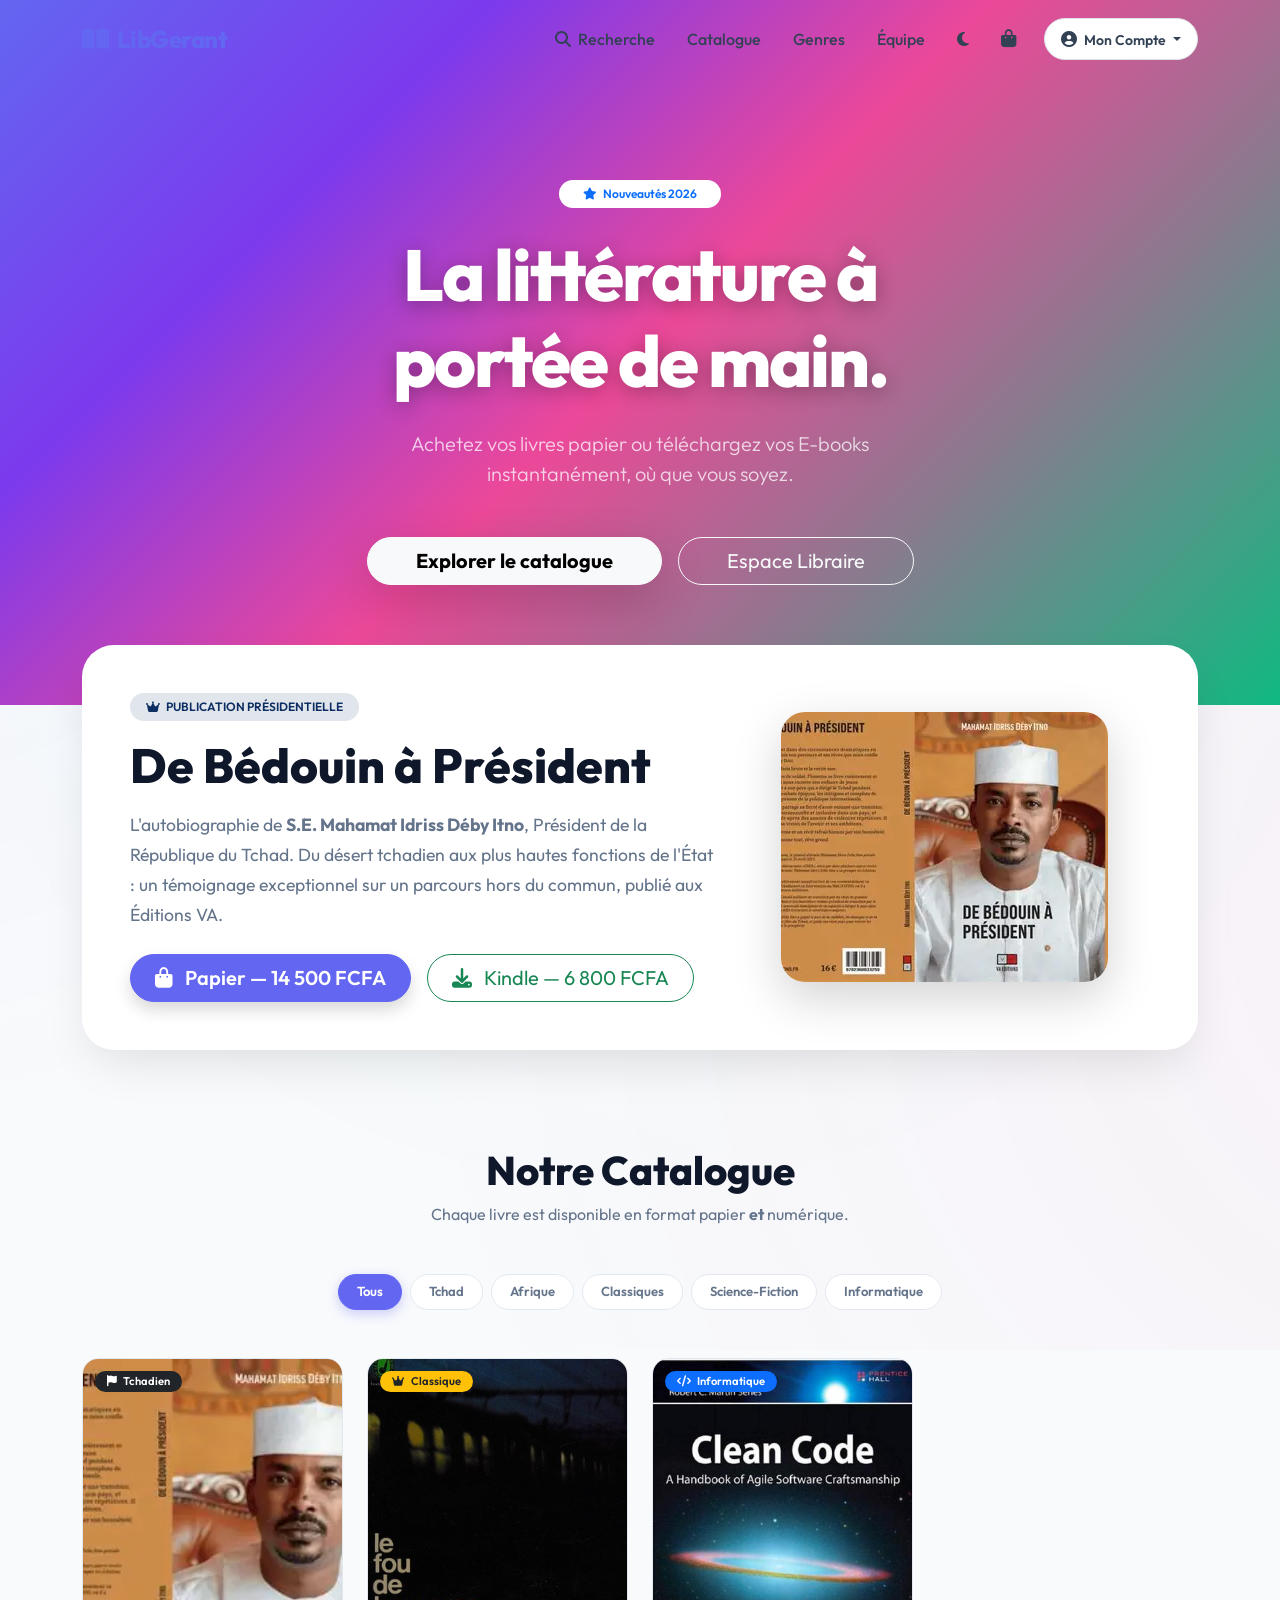
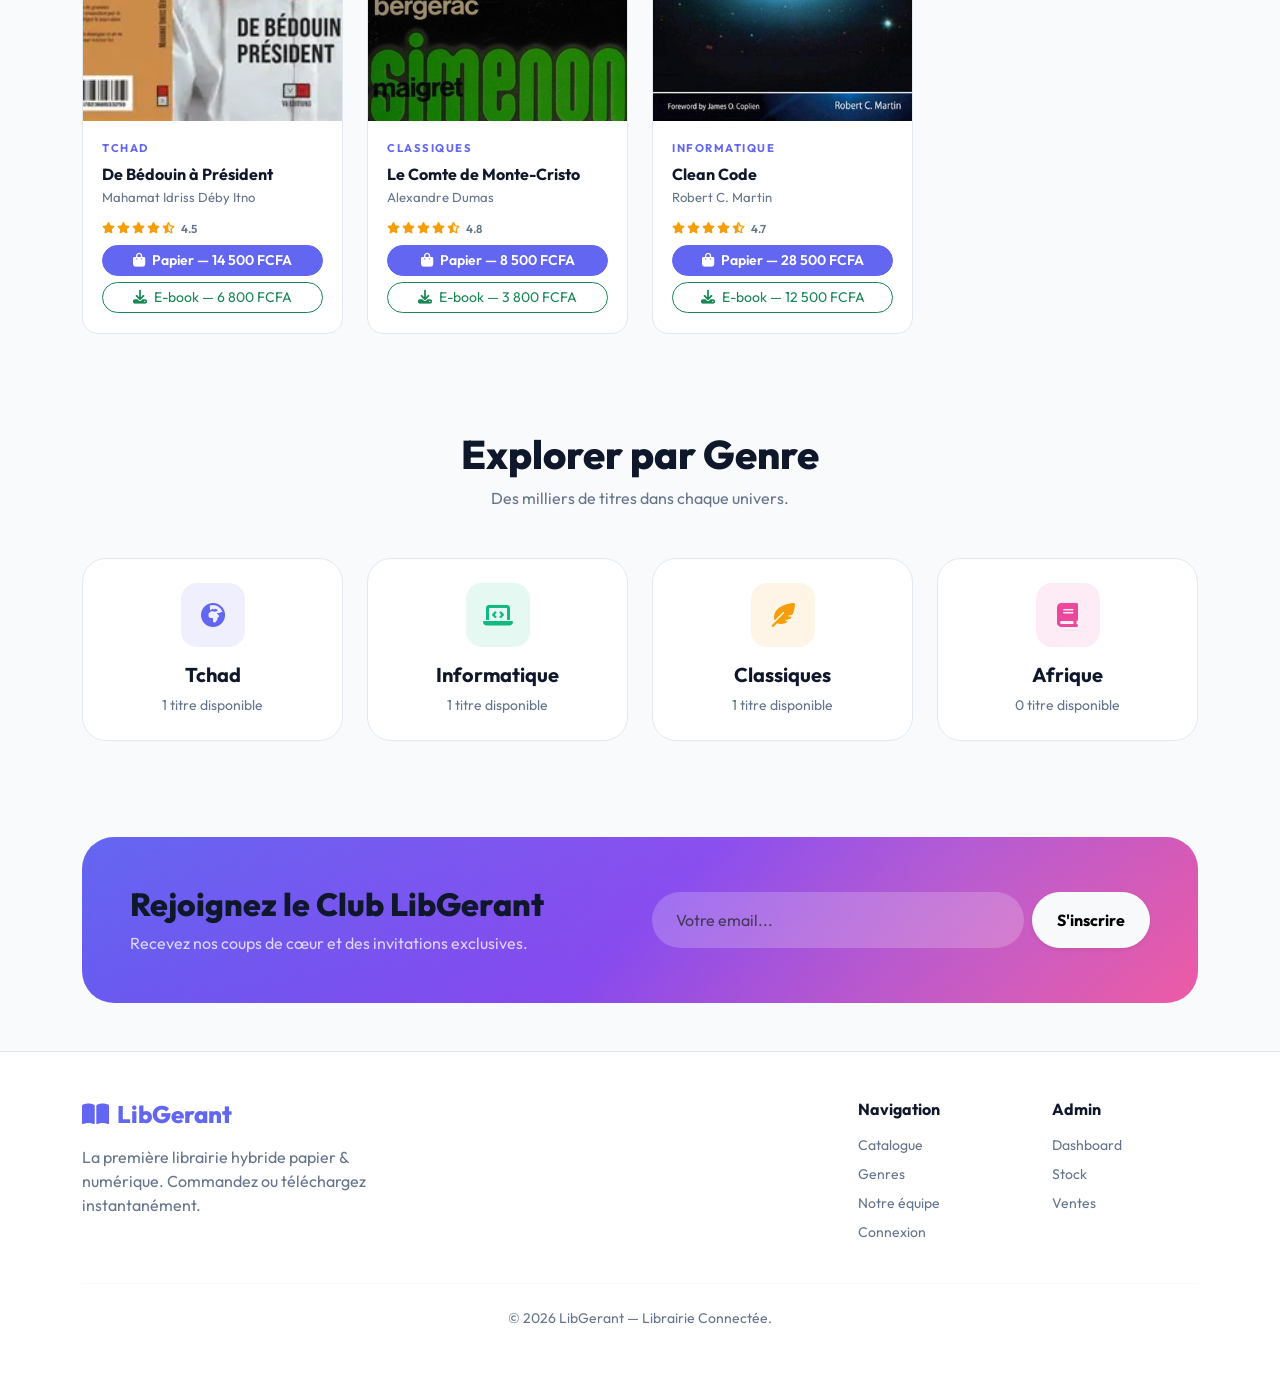
<file: index.html>
<!DOCTYPE html>
<html lang="fr">
<head>
    <meta charset="UTF-8">
    <meta name="viewport" content="width=device-width, initial-scale=1.0">
    <title>LibGerant — Votre Librairie Premium</title>
    <meta name="description" content="LibGerant : achetez vos livres papier ou téléchargez vos E-books instantanément. La librairie hybride nouvelle génération.">
    <link href="https://cdn.jsdelivr.net/npm/bootstrap@5.3.0/dist/css/bootstrap.min.css" rel="stylesheet">
    <link href="https://fonts.googleapis.com/css2?family=Outfit:wght@300;400;500;600;700;800&display=swap" rel="stylesheet">
    <link rel="stylesheet" href="https://cdnjs.cloudflare.com/ajax/libs/font-awesome/6.4.0/css/all.min.css">
    <link rel="stylesheet" href="assets/css/style.css">
</head>
<body>

    <!-- ═══════ Search Overlay ═══════ -->
    <div class="search-overlay" id="searchOverlay">
        <div class="search-modal text-center">
            <button class="btn btn-link position-absolute top-0 end-0 m-4 fs-3" style="color:var(--text-muted)" id="closeSearch"><i class="fas fa-times"></i></button>
            <h2 class="display-6 mb-5" style="font-weight:800; color:var(--text-heading)">Que souhaitez-vous lire ?</h2>
            <input type="text" class="form-control form-control-lg border-0 text-center py-4" style="font-size:1.5rem; background:var(--bg-card-hover); border-radius:var(--radius-lg); color:var(--text-heading)" placeholder="Titre, auteur, genre...">
            <div class="mt-4">
                <span class="text-muted small me-2">Populaire :</span>
                <span class="badge bg-light text-dark rounded-pill px-3 py-2 me-1" style="cursor:pointer">Thriller</span>
                <span class="badge bg-light text-dark rounded-pill px-3 py-2 me-1" style="cursor:pointer">Science</span>
                <span class="badge bg-light text-dark rounded-pill px-3 py-2" style="cursor:pointer">Roman</span>
            </div>
        </div>
    </div>

    <!-- ═══════ Navbar ═══════ -->
    <nav class="navbar navbar-expand-lg fixed-top">
        <div class="container">
            <a class="navbar-brand" href="index.html"><i class="fas fa-book-open me-2"></i>LibGerant</a>
            <button class="navbar-toggler border-0" type="button" data-bs-toggle="collapse" data-bs-target="#mainNav">
                <i class="fas fa-bars" style="color:var(--text-body)"></i>
            </button>
            <div class="collapse navbar-collapse" id="mainNav">
                <ul class="navbar-nav ms-auto align-items-center">
                    <li class="nav-item"><a class="nav-link" href="#" id="openSearch"><i class="fas fa-search me-1"></i> Recherche</a></li>
                    <li class="nav-item"><a class="nav-link" href="#catalogue">Catalogue</a></li>
                    <li class="nav-item"><a class="nav-link" href="#genres">Genres</a></li>
                    <li class="nav-item"><a class="nav-link" href="pages/equipe.html">Équipe</a></li>
                    <li class="nav-item"><a class="nav-link" href="#" id="themeToggle"><i class="fas fa-moon"></i></a></li>
                    <li class="nav-item me-1">
                        <a class="nav-link position-relative px-3" href="#" id="cartToggle" style="font-size:1.1rem">
                            <i class="fas fa-shopping-bag"></i>
                            <span id="cart-badge" class="position-absolute top-0 start-100 translate-middle badge rounded-pill bg-danger" style="font-size:0.55rem; display:none">0</span>
                        </a>
                    </li>
                    <li class="nav-item dropdown ms-2">
                        <a class="nav-link dropdown-toggle btn btn-sm btn-login rounded-pill px-4 py-2 border" href="#" role="button" data-bs-toggle="dropdown">
                            <i class="fas fa-user-circle me-1"></i> <span class="small" style="font-weight:600">Mon Compte</span>
                        </a>
                        <ul class="dropdown-menu dropdown-menu-end shadow-lg border-0 mt-2 p-2" style="border-radius:var(--radius-md)">
                            <li><a class="dropdown-item rounded py-2 px-3" href="pages/login.php"><i class="fas fa-sign-in-alt me-2 text-primary"></i> Se connecter</a></li>
                        </ul>
                    </li>
                </ul>
            </div>
        </div>
    </nav>

    <!-- ═══════ Hero Section ═══════ -->
    <section class="hero-section text-center text-white">
        <div class="container z-index-1 position-relative">
            <span class="badge rounded-pill bg-white text-primary px-4 py-2 mb-4 stagger-item" style="font-weight:600"><i class="fas fa-star me-1"></i> Nouveautés 2026</span>
            <h1 class="display-2 mb-4 stagger-item delay-1" style="font-weight:800; letter-spacing:-2px">La littérature à<br>portée de main.</h1>
            <p class="lead mb-5 opacity-75 mx-auto stagger-item delay-2" style="max-width:600px">Achetez vos livres papier ou téléchargez vos E-books instantanément, où que vous soyez.</p>
            <div class="d-flex justify-content-center flex-wrap gap-3 stagger-item delay-3">
                <a href="#catalogue" class="btn btn-light btn-lg rounded-pill px-5 shadow-lg" style="font-weight:700">Explorer le catalogue</a>
                <a href="pages/login.php" class="btn btn-outline-light btn-lg rounded-pill px-5">Espace Libraire</a>
            </div>
        </div>
    </section>

    <!-- ═══════ Featured Book ═══════ -->
    <section class="container" style="margin-top:-60px; position:relative; z-index:2;">
        <div class="card featured-card p-4 p-lg-5 fade-in-hidden">
            <div class="row align-items-center g-4">
                <div class="col-lg-7">
                    <span class="badge rounded-pill px-3 py-2 mb-3" style="background:rgba(12,46,98,0.12); color:#0c2e62; font-weight:600"><i class="fas fa-crown me-1"></i> PUBLICATION PRÉSIDENTIELLE</span>
                    <h2 class="display-5 mb-3" style="font-weight:800; color:var(--text-heading)">De Bédouin à Président</h2>
                    <p class="mb-4" style="font-size:1.1rem; color:var(--text-muted); line-height:1.7">L'autobiographie de <strong>S.E. Mahamat Idriss Déby Itno</strong>, Président de la République du Tchad. Du désert tchadien aux plus hautes fonctions de l'État : un témoignage exceptionnel sur un parcours hors du commun, publié aux Éditions VA.</p>
                    <div class="d-flex flex-wrap gap-3">
                        <button class="btn btn-primary btn-lg rounded-pill px-4 shadow btn-buy" data-book="De Bédouin à Président" data-price="14 500 FCFA"><i class="fas fa-shopping-bag me-2"></i> Papier — 14 500 FCFA</button>
                        <button class="btn btn-outline-success btn-lg rounded-pill px-4 btn-download" data-book="De Bédouin à Président" data-price="6 800 FCFA"><i class="fas fa-download me-2"></i> Kindle — 6 800 FCFA</button>
                    </div>
                </div>
                <div class="col-lg-5 text-center">
                    <img src="assets/img/de-bedouin-a-president.webp"
                         data-cover-title="De Bédouin à Président"
                         data-cover-author="Mahamat Idriss Déby Itno"
                         data-cover-bg="#1a2a3a"
                         data-cover-fg="#e8d8b4"
                         data-cover-pub="VA Éditions"
                         class="img-fluid shadow-lg"
                         style="max-height:320px; border-radius:var(--radius-lg)"
                         alt="De Bédouin à Président — Mahamat Idriss Déby Itno">
                </div>
            </div>
        </div>
    </section>

    <!-- ═══════ Catalogue ═══════ -->
    <section id="catalogue" class="container my-5 py-5 fade-in-hidden">
        <div class="text-center mb-5">
            <h2 class="display-6 mb-2" style="font-weight:800; color:var(--text-heading)">Notre Catalogue</h2>
            <p style="color:var(--text-muted); max-width:500px; margin:0 auto">Chaque livre est disponible en format papier <strong>et</strong> numérique.</p>
        </div>

        <!-- Filtres -->
        <div class="d-flex flex-wrap justify-content-center gap-2 mb-5" id="catalogue-filters">
            <button class="btn filter-btn active" data-filter="all">Tous</button>
            <button class="btn filter-btn" data-filter="Tchad">Tchad</button>
            <button class="btn filter-btn" data-filter="Afrique">Afrique</button>
            <button class="btn filter-btn" data-filter="Classiques">Classiques</button>
            <button class="btn filter-btn" data-filter="Science-Fiction">Science-Fiction</button>
            <button class="btn filter-btn" data-filter="Informatique">Informatique</button>
        </div>

        <div class="row g-4" id="books-grid">
            <!-- Book 1 -->
            <div class="col-6 col-md-4 col-lg-3 book-item" data-genre="Tchad">
                <div class="card book-card border-0">
                    <div class="book-image-wrapper">
                        <span class="badge badge-book bg-dark text-white"><i class="fas fa-flag me-1"></i> Tchadien</span>
                        <img src="assets/img/de-bedouin-a-president.webp"
                             data-cover-title="De Bédouin à Président"
                             data-cover-author="Mahamat Idriss Déby Itno"
                             data-cover-bg="#1a2a3a"
                             data-cover-fg="#e8d8b4"
                             data-cover-pub="VA Éditions"
                             class="book-cover"
                             alt="De Bédouin à Président — Mahamat Idriss Déby Itno">
                    </div>
                    <div class="card-body">
                        <div class="book-category">Tchad</div>
                        <h5 class="book-title">De Bédouin à Président</h5>
                        <p class="book-author">Mahamat Idriss Déby Itno</p>
                        <div class="book-stars mb-2">
                            <i class="fas fa-star"></i><i class="fas fa-star"></i><i class="fas fa-star"></i><i class="fas fa-star"></i><i class="fas fa-star-half-alt"></i>
                            <span class="rating-count">4.5</span>
                        </div>
                        <div class="book-actions">
                            <button class="btn btn-sm btn-primary rounded-pill btn-buy" data-book="De Bédouin à Président" data-price="14 500 FCFA"><i class="fas fa-shopping-bag me-1"></i> Papier — 14 500 FCFA</button>
                            <button class="btn btn-sm btn-outline-success rounded-pill btn-download" data-book="De Bédouin à Président" data-price="6 800 FCFA"><i class="fas fa-download me-1"></i> E-book — 6 800 FCFA</button>
                        </div>
                    </div>
                </div>
            </div>

            <!-- Book 2 -->
            <div class="col-6 col-md-4 col-lg-3 book-item" data-genre="Classiques">
                <div class="card book-card border-0">
                    <div class="book-image-wrapper">
                        <span class="badge badge-book bg-warning text-dark"><i class="fas fa-crown me-1"></i> Classique</span>
                        <img src="assets/img/le-comte-de-monte-cristo.jpg"
                             data-cover-title="Le Comte de Monte-Cristo"
                             data-cover-author="Alexandre Dumas"
                             data-cover-bg="#172554"
                             data-cover-fg="#fbbf24"
                             data-cover-pub="Le Livre de Poche"
                             class="book-cover"
                             alt="Le Comte de Monte-Cristo — Alexandre Dumas">
                    </div>
                    <div class="card-body">
                        <div class="book-category">Classiques</div>
                        <h5 class="book-title">Le Comte de Monte-Cristo</h5>
                        <p class="book-author">Alexandre Dumas</p>
                        <div class="book-stars mb-2">
                            <i class="fas fa-star"></i><i class="fas fa-star"></i><i class="fas fa-star"></i><i class="fas fa-star"></i><i class="fas fa-star-half-alt"></i>
                            <span class="rating-count">4.8</span>
                        </div>
                        <div class="book-actions">
                            <button class="btn btn-sm btn-primary rounded-pill btn-buy" data-book="Le Comte de Monte-Cristo" data-price="8 500 FCFA"><i class="fas fa-shopping-bag me-1"></i> Papier — 8 500 FCFA</button>
                            <button class="btn btn-sm btn-outline-success rounded-pill btn-download" data-book="Le Comte de Monte-Cristo" data-price="3 800 FCFA"><i class="fas fa-download me-1"></i> E-book — 3 800 FCFA</button>
                        </div>
                    </div>
                </div>
            </div>

            <!-- Book 3 -->
            <div class="col-6 col-md-4 col-lg-3 book-item" data-genre="Informatique">
                <div class="card book-card border-0">
                    <div class="book-image-wrapper">
                        <span class="badge badge-book bg-primary text-white"><i class="fas fa-code me-1"></i> Informatique</span>
                        <img src="assets/img/clean-code.jpg"
                             data-cover-title="Clean Code"
                             data-cover-author="Robert C. Martin"
                             data-cover-bg="#0c0a09"
                             data-cover-fg="#22d3ee"
                             data-cover-pub="Prentice Hall"
                             class="book-cover"
                             alt="Clean Code — Robert C. Martin">
                    </div>
                    <div class="card-body">
                        <div class="book-category">Informatique</div>
                        <h5 class="book-title">Clean Code</h5>
                        <p class="book-author">Robert C. Martin</p>
                        <div class="book-stars mb-2">
                            <i class="fas fa-star"></i><i class="fas fa-star"></i><i class="fas fa-star"></i><i class="fas fa-star"></i><i class="fas fa-star-half-alt"></i>
                            <span class="rating-count">4.7</span>
                        </div>
                        <div class="book-actions">
                            <button class="btn btn-sm btn-primary rounded-pill btn-buy" data-book="Clean Code" data-price="28 500 FCFA"><i class="fas fa-shopping-bag me-1"></i> Papier — 28 500 FCFA</button>
                            <button class="btn btn-sm btn-outline-success rounded-pill btn-download" data-book="Clean Code" data-price="12 500 FCFA"><i class="fas fa-download me-1"></i> E-book — 12 500 FCFA</button>
                        </div>
                    </div>
                </div>
            </div>
        </div>
    </section>

    <!-- ═══════ Genres ═══════ -->
    <section id="genres" class="container my-5 pb-5 fade-in-hidden">
        <div class="text-center mb-5">
            <h2 class="display-6 mb-2" style="font-weight:800; color:var(--text-heading)">Explorer par Genre</h2>
            <p style="color:var(--text-muted)">Des milliers de titres dans chaque univers.</p>
        </div>
        <div class="row g-4">
            <div class="col-6 col-lg-3">
                <div class="genre-card text-center p-4 h-100" data-filter="Tchad">
                    <div class="genre-icon" style="background:rgba(99,102,241,0.1); color:var(--primary)"><i class="fas fa-globe-africa"></i></div>
                    <h5 style="font-weight:700; color:var(--text-heading)">Tchad</h5>
                    <p class="small mb-0" style="color:var(--text-muted)">87 titres</p>
                </div>
            </div>
            <div class="col-6 col-lg-3">
                <div class="genre-card text-center p-4 h-100" data-filter="Informatique">
                    <div class="genre-icon" style="background:rgba(16,185,129,0.1); color:var(--accent)"><i class="fas fa-laptop-code"></i></div>
                    <h5 style="font-weight:700; color:var(--text-heading)">Informatique</h5>
                    <p class="small mb-0" style="color:var(--text-muted)">142 titres</p>
                </div>
            </div>
            <div class="col-6 col-lg-3">
                <div class="genre-card text-center p-4 h-100" data-filter="Classiques">
                    <div class="genre-icon" style="background:rgba(245,158,11,0.1); color:var(--warning)"><i class="fas fa-feather-pointed"></i></div>
                    <h5 style="font-weight:700; color:var(--text-heading)">Classiques</h5>
                    <p class="small mb-0" style="color:var(--text-muted)">128 titres</p>
                </div>
            </div>
            <div class="col-6 col-lg-3">
                <div class="genre-card text-center p-4 h-100" data-filter="Afrique">
                    <div class="genre-icon" style="background:rgba(236,72,153,0.1); color:var(--secondary)"><i class="fas fa-book"></i></div>
                    <h5 style="font-weight:700; color:var(--text-heading)">Afrique</h5>
                    <p class="small mb-0" style="color:var(--text-muted)">156 titres</p>
                </div>
            </div>
        </div>
    </section>

    <!-- ═══════ Newsletter ═══════ -->
    <section class="container mb-5 fade-in-hidden">
        <div class="newsletter-section text-white p-5">
            <div class="row align-items-center position-relative" style="z-index:1">
                <div class="col-lg-6 mb-4 mb-lg-0">
                    <h2 style="font-weight:800" class="mb-2">Rejoignez le Club LibGerant</h2>
                    <p class="opacity-75 mb-0">Recevez nos coups de cœur et des invitations exclusives.</p>
                </div>
                <div class="col-lg-6">
                    <form class="d-flex gap-2" id="newsletter-form">
                        <input type="email" class="form-control rounded-pill border-0 px-4 py-3" style="background:rgba(255,255,255,0.2); color:#fff" placeholder="Votre email..." required>
                        <button type="submit" class="btn btn-light rounded-pill px-4 shadow-sm" style="font-weight:700; white-space:nowrap">S'inscrire</button>
                    </form>
                </div>
            </div>
        </div>
    </section>

    <!-- ═══════ Footer ═══════ -->
    <footer class="footer border-top py-5">
        <div class="container">
            <div class="row g-5">
                <div class="col-lg-4">
                    <h4 style="font-weight:800; color:var(--primary)" class="mb-3"><i class="fas fa-book-open me-2"></i>LibGerant</h4>
                    <p style="color:var(--text-muted)">La première librairie hybride papier & numérique. Commandez ou téléchargez instantanément.</p>
                </div>
                <div class="col-6 col-lg-2 ms-auto">
                    <h6 style="font-weight:700; color:var(--text-heading)" class="mb-3">Navigation</h6>
                    <ul class="list-unstyled small" style="color:var(--text-muted)">
                        <li class="mb-2"><a href="#catalogue" style="color:var(--text-muted)" class="text-decoration-none">Catalogue</a></li>
                        <li class="mb-2"><a href="#genres" style="color:var(--text-muted)" class="text-decoration-none">Genres</a></li>
                        <li class="mb-2"><a href="pages/equipe.html" style="color:var(--text-muted)" class="text-decoration-none">Notre équipe</a></li>
                        <li class="mb-2"><a href="pages/login.php" style="color:var(--text-muted)" class="text-decoration-none">Connexion</a></li>
                    </ul>
                </div>
                <div class="col-6 col-lg-2">
                    <h6 style="font-weight:700; color:var(--text-heading)" class="mb-3">Admin</h6>
                    <ul class="list-unstyled small" style="color:var(--text-muted)">
                        <li class="mb-2"><a href="pages/dashboard-admin.php" style="color:var(--text-muted)" class="text-decoration-none">Dashboard</a></li>
                        <li class="mb-2"><a href="pages/livres.php" style="color:var(--text-muted)" class="text-decoration-none">Stock</a></li>
                        <li class="mb-2"><a href="pages/prets.php" style="color:var(--text-muted)" class="text-decoration-none">Ventes</a></li>
                    </ul>
                </div>
            </div>
            <hr style="border-color:var(--border-color)" class="my-4">
            <p class="text-center small mb-0" style="color:var(--text-muted)">&copy; 2026 LibGerant — Librairie Connectée.</p>
        </div>
    </footer>

    <!-- Bouton retour en haut -->
    <button id="backToTop" class="btn btn-primary back-to-top shadow" title="Retour en haut">
        <i class="fas fa-arrow-up"></i>
    </button>

    <!-- Modal Panier -->
    <div class="offcanvas offcanvas-end" tabindex="-1" id="cartOffcanvas">
        <div class="offcanvas-header border-bottom" style="background:var(--bg-card)">
            <h5 class="offcanvas-title" style="font-weight:800; color:var(--text-heading)"><i class="fas fa-shopping-bag me-2 text-primary"></i>Mon Panier</h5>
            <button type="button" class="btn-close" data-bs-dismiss="offcanvas"></button>
        </div>
        <div class="offcanvas-body" style="background:var(--bg-body)">
            <div id="cart-items-list">
                <div class="text-center py-5" id="cart-empty-msg">
                    <i class="fas fa-shopping-bag fa-3x mb-3" style="color:var(--border-color)"></i>
                    <p style="color:var(--text-muted)">Votre panier est vide.</p>
                </div>
            </div>
            <div id="cart-footer" style="display:none">
                <hr style="border-color:var(--border-color)">
                <div class="d-flex justify-content-between mb-3">
                    <span style="font-weight:700; color:var(--text-heading)">Total</span>
                    <span id="cart-total" style="font-weight:800; color:var(--primary); font-size:1.1rem">0 FCFA</span>
                </div>
                <button class="btn btn-primary w-100 rounded-pill py-3 shadow" style="font-weight:700">
                    <i class="fas fa-lock me-2"></i>Passer la commande
                </button>
            </div>
        </div>
    </div>

    <!-- Scripts -->
    <script src="https://cdn.jsdelivr.net/npm/bootstrap@5.3.0/dist/js/bootstrap.bundle.min.js"></script>
    <script src="assets/js/script.js"></script>
</body>
</html>
</file>
<file: assets/css/style.css>
/* ======================================================
   LibGerant — Premium Design System
   ====================================================== */

@import url('https://fonts.googleapis.com/css2?family=Outfit:wght@300;400;500;600;700;800&display=swap');

/* ── 1. CSS Custom Properties ── */
:root {
    --primary: #6366f1;
    --primary-light: #818cf8;
    --primary-dark: #4f46e5;
    --secondary: #ec4899;
    --accent: #10b981;
    --success: #22c55e;
    --warning: #f59e0b;
    --danger: #ef4444;

    --bg-body: #f8fafc;
    --bg-card: #ffffff;
    --bg-card-hover: #ffffff;
    --bg-glass: rgba(255,255,255,0.75);
    --bg-sidebar: #0f172a;

    --text-heading: #0f172a;
    --text-body: #334155;
    --text-muted: #64748b;
    --text-inverse: #f8fafc;

    --border-color: #e2e8f0;
    --border-glass: rgba(255,255,255,0.3);

    --shadow-sm: 0 1px 2px rgba(0,0,0,0.05);
    --shadow-md: 0 4px 6px -1px rgba(0,0,0,0.07), 0 2px 4px -2px rgba(0,0,0,0.05);
    --shadow-lg: 0 10px 25px -3px rgba(0,0,0,0.08), 0 4px 10px -4px rgba(0,0,0,0.04);
    --shadow-xl: 0 20px 50px -12px rgba(0,0,0,0.12);
    --shadow-glow: 0 0 30px rgba(99,102,241,0.15);

    --radius-sm: 8px;
    --radius-md: 16px;
    --radius-lg: 24px;
    --radius-xl: 32px;
    --radius-pill: 9999px;

    --transition: 0.35s cubic-bezier(0.4, 0, 0.2, 1);
    --transition-bounce: 0.5s cubic-bezier(0.34, 1.56, 0.64, 1);
}

/* ── 2. Dark Mode ── */
[data-theme="dark"] {
    --bg-body: #020617;
    --bg-card: #0f172a;
    --bg-card-hover: #1e293b;
    --bg-glass: rgba(15,23,42,0.85);
    --bg-sidebar: #020617;

    --text-heading: #f1f5f9;
    --text-body: #cbd5e1;
    --text-muted: #94a3b8;

    --border-color: #1e293b;
    --border-glass: rgba(255,255,255,0.08);

    --shadow-sm: 0 1px 2px rgba(0,0,0,0.3);
    --shadow-md: 0 4px 6px rgba(0,0,0,0.3);
    --shadow-lg: 0 10px 25px rgba(0,0,0,0.4);
    --shadow-xl: 0 20px 50px rgba(0,0,0,0.5);
    --shadow-glow: 0 0 30px rgba(99,102,241,0.25);
}

/* Dark mode forced overrides for Bootstrap */
[data-theme="dark"] .text-dark { color: var(--text-heading) !important; }
[data-theme="dark"] .text-muted { color: var(--text-muted) !important; }
[data-theme="dark"] .bg-white { background-color: var(--bg-card) !important; }
[data-theme="dark"] .bg-light { background-color: var(--bg-card) !important; }
[data-theme="dark"] .border { border-color: var(--border-color) !important; }
[data-theme="dark"] .card { background: var(--bg-card) !important; border-color: var(--border-color) !important; }
[data-theme="dark"] .dropdown-menu { background: var(--bg-card) !important; border-color: var(--border-color) !important; }
[data-theme="dark"] .dropdown-item { color: var(--text-body) !important; }
[data-theme="dark"] .dropdown-item:hover { background: var(--bg-card-hover) !important; }
[data-theme="dark"] .form-control { background: var(--bg-card-hover) !important; color: var(--text-heading) !important; border-color: var(--border-color) !important; }
[data-theme="dark"] .btn-light { background: rgba(255,255,255,0.08) !important; color: var(--text-heading) !important; border-color: var(--border-color) !important; }
[data-theme="dark"] .btn-outline-primary { color: var(--primary-light) !important; border-color: var(--primary-light) !important; }
[data-theme="dark"] .btn-outline-primary:hover { background: var(--primary) !important; color: #fff !important; }
[data-theme="dark"] .btn-outline-success { color: var(--accent) !important; border-color: var(--accent) !important; }
[data-theme="dark"] .btn-outline-success:hover { background: var(--accent) !important; color: #fff !important; }
[data-theme="dark"] .border-top { border-color: var(--border-color) !important; }
[data-theme="dark"] .navbar { border-bottom-color: var(--border-color) !important; }

/* ── 3. Base & Typography ── */
* { margin: 0; padding: 0; box-sizing: border-box; }

body {
    font-family: 'Outfit', -apple-system, BlinkMacSystemFont, sans-serif;
    background-color: var(--bg-body);
    color: var(--text-body);
    overflow-x: hidden;
    transition: background-color var(--transition), color var(--transition);
}

h1, h2, h3, h4, h5, h6,
.h1, .h2, .h3, .h4, .h5, .h6 {
    color: var(--text-heading);
    font-weight: 700;
}

a { text-decoration: none; transition: color var(--transition); }

/* ── 4. Animated Background ── */
body::before {
    content: "";
    position: fixed; top: 0; left: 0; width: 100%; height: 100%;
    z-index: -2;
    background: var(--bg-body);
}
body::after {
    content: "";
    position: fixed; top: -50%; left: -50%; width: 200%; height: 200%;
    z-index: -1;
    background:
        radial-gradient(circle at 15% 25%, rgba(99,102,241,0.06) 0%, transparent 45%),
        radial-gradient(circle at 85% 75%, rgba(236,72,153,0.05) 0%, transparent 45%),
        radial-gradient(circle at 50% 50%, rgba(16,185,129,0.03) 0%, transparent 50%);
    animation: meshFloat 25s ease-in-out infinite alternate;
    pointer-events: none;
}
@keyframes meshFloat {
    0% { transform: translate(0, 0) rotate(0deg); }
    100% { transform: translate(-3%, 3%) rotate(8deg); }
}

/* ── 5. Navbar ── */
.navbar {
    padding: 1rem 0;
    background: transparent;
    backdrop-filter: none;
    border-bottom: 1px solid transparent;
    transition: all var(--transition);
    z-index: 1000;
}
.navbar.scrolled {
    background: var(--bg-glass) !important;
    backdrop-filter: blur(20px) saturate(1.5);
    border-bottom: 1px solid var(--border-glass);
    box-shadow: var(--shadow-md);
    padding: 0.5rem 0;
}
.navbar-brand {
    font-weight: 800 !important;
    font-size: 1.5rem !important;
    color: var(--primary) !important;
    letter-spacing: -0.5px;
}
.navbar .nav-link {
    color: var(--text-body) !important;
    font-weight: 500;
    padding: 0.5rem 1rem !important;
    border-radius: var(--radius-sm);
    transition: all var(--transition);
}
.navbar .nav-link:hover {
    color: var(--primary) !important;
    background: rgba(99,102,241,0.08);
}
[data-theme="dark"] .navbar .nav-link { color: var(--text-muted) !important; }
[data-theme="dark"] .navbar .nav-link:hover { color: var(--primary-light) !important; }
[data-theme="dark"] .navbar.scrolled { background: rgba(2,6,23,0.9) !important; }

.btn-login {
    background: var(--bg-card) !important;
}
[data-theme="dark"] .btn-login {
    background: var(--bg-card-hover) !important;
    border-color: var(--border-color) !important;
}

/* ── 6. Hero Section ── */
.hero-section {
    position: relative;
    padding: 180px 0 120px;
    background: linear-gradient(135deg, var(--primary) 0%, #7c3aed 25%, var(--secondary) 50%, var(--accent) 100%);
    overflow: hidden;
}
.hero-section::before {
    content: "";
    position: absolute; top: 0; left: 0; width: 100%; height: 100%;
    background: url('https://images.unsplash.com/photo-1507842217343-583bb7270b66?q=80&w=2000&auto=format&fit=crop') center/cover no-repeat;
    opacity: 0.15;
    mix-blend-mode: overlay;
}
.hero-section h1 {
    text-shadow: 0 4px 20px rgba(0,0,0,0.3);
    letter-spacing: -2px;
    color: #fff !important;
}
.z-index-1 { position: relative; z-index: 1; }

/* ── 7. Cards ── */
.card {
    background: var(--bg-card);
    border: 1px solid var(--border-color);
    border-radius: var(--radius-lg) !important;
    transition: all var(--transition);
}
.card:hover {
    box-shadow: var(--shadow-lg);
}

/* Featured Card */
.featured-card {
    border-radius: var(--radius-xl) !important;
    box-shadow: var(--shadow-xl);
    border: none !important;
    overflow: hidden;
    position: relative;
}

/* ── 8. Book Cards ── */
.book-card {
    border-radius: var(--radius-md) !important;
    overflow: hidden;
    height: 100%;
    display: flex;
    flex-direction: column;
    transition: all var(--transition-bounce);
    border: 1px solid var(--border-color) !important;
    cursor: pointer;
}
.book-card:hover {
    transform: translateY(-8px) scale(1.02);
    box-shadow: var(--shadow-xl), var(--shadow-glow) !important;
    border-color: var(--primary) !important;
}
.book-image-wrapper {
    position: relative;
    padding-top: 140%;
    overflow: hidden;
    background: linear-gradient(135deg, #e2e8f0, #f1f5f9);
}
[data-theme="dark"] .book-image-wrapper {
    background: linear-gradient(135deg, #1e293b, #0f172a);
}
.book-cover {
    position: absolute; top: 0; left: 0; width: 100%; height: 100%;
    object-fit: cover;
    transition: transform 0.6s cubic-bezier(0.165, 0.84, 0.44, 1);
}
.book-card:hover .book-cover { transform: scale(1.08); }

.badge-book {
    position: absolute; top: 12px; left: 12px;
    z-index: 2;
    backdrop-filter: blur(8px);
    font-size: 0.7rem; font-weight: 600;
    padding: 5px 12px;
    border-radius: var(--radius-pill);
}

.book-card .card-body {
    padding: 1.2rem !important;
    flex-grow: 1;
    display: flex;
    flex-direction: column;
}
.book-category {
    font-size: 0.7rem;
    font-weight: 700;
    text-transform: uppercase;
    letter-spacing: 1.5px;
    color: var(--primary);
    margin-bottom: 0.4rem;
}
.book-title {
    font-size: 1rem;
    font-weight: 700;
    color: var(--text-heading);
    margin-bottom: 0.2rem;
    line-height: 1.3;
    display: -webkit-box;
    -webkit-line-clamp: 2;
    -webkit-box-orient: vertical;
    overflow: hidden;
}
.book-author {
    font-size: 0.82rem;
    color: var(--text-muted);
    margin-bottom: 0.8rem;
}
.book-actions {
    margin-top: auto;
    display: flex;
    flex-direction: column;
    gap: 6px;
}

/* ── 9. Genre Cards ── */
.genre-card {
    background: var(--bg-card);
    border: 1px solid var(--border-color);
    border-radius: var(--radius-lg) !important;
    transition: all var(--transition-bounce);
    cursor: pointer;
}
.genre-card:hover {
    transform: translateY(-6px);
    box-shadow: var(--shadow-lg);
    border-color: var(--primary);
}
.genre-icon {
    width: 64px; height: 64px;
    border-radius: var(--radius-md);
    display: flex; align-items: center; justify-content: center;
    font-size: 1.5rem;
    margin: 0 auto 1rem;
    transition: transform var(--transition);
}
.genre-card:hover .genre-icon { transform: scale(1.15) rotate(-5deg); }

/* ── 10. Sidebar (Dashboard) ── */
#sidebar-wrapper {
    min-height: 100vh;
    width: 280px;
    background-color: var(--bg-sidebar);
    color: var(--text-inverse);
    transition: all var(--transition);
    position: fixed;
    z-index: 1000;
}
#wrapper.toggled #sidebar-wrapper { margin-left: -280px; }
#page-content-wrapper {
    min-width: 100vw;
    background: transparent;
    transition: margin-left var(--transition), width var(--transition);
}
@media (min-width: 768px) {
    #page-content-wrapper {
        min-width: 0;
        width: calc(100% - 280px);
        margin-left: 280px;
    }
    #wrapper.toggled #page-content-wrapper {
        width: 100%;
        margin-left: 0;
    }
}
.sidebar-heading {
    padding: 2rem 1.5rem;
    font-size: 1.5rem;
    font-weight: 800;
    color: var(--primary-light);
}
.list-group-item {
    border: none !important;
    background: transparent !important;
    color: rgba(255,255,255,0.6) !important;
    padding: 0.85rem 1.5rem !important;
    font-weight: 500;
    transition: all var(--transition);
    border-radius: 0 !important;
}
.list-group-item:hover,
.list-group-item.active {
    color: #fff !important;
    background: rgba(99,102,241,0.15) !important;
    border-left: 3px solid var(--primary) !important;
}
.list-group-item i {
    width: 24px;
    margin-right: 12px;
    text-align: center;
}

/* ── 11. Stat Cards (Dashboard) ── */
.stat-card-icon {
    width: 48px; height: 48px;
    border-radius: var(--radius-md);
    display: flex; align-items: center; justify-content: center;
    font-size: 1.1rem;
}

/* ── 12. Search Overlay ── */
.search-overlay {
    position: fixed; top: 0; left: 0; width: 100%; height: 100%;
    background: rgba(255,255,255,0.95);
    backdrop-filter: blur(25px);
    z-index: 9999;
    display: none;
    opacity: 0;
    transition: opacity 0.4s ease;
    align-items: flex-start;
    justify-content: center;
}
[data-theme="dark"] .search-overlay { background: rgba(2,6,23,0.95); }
.search-overlay.active {
    display: flex !important;
    opacity: 1;
}
.search-modal {
    width: 100%; max-width: 700px;
    margin: 15vh auto;
    padding: 2rem;
}

/* ── 13. Animations ── */
.fade-in-hidden {
    opacity: 0;
    transform: translateY(30px);
    transition: opacity 0.8s ease, transform 0.8s ease;
}
.fade-in-visible {
    opacity: 1;
    transform: translateY(0);
}
.stagger-item {
    opacity: 0;
    transform: translateY(20px);
    transition: all 0.6s cubic-bezier(0.165, 0.84, 0.44, 1);
}
.stagger-item.visible {
    opacity: 1;
    transform: translateY(0);
}
.delay-1 { transition-delay: 0.1s; }
.delay-2 { transition-delay: 0.2s; }
.delay-3 { transition-delay: 0.3s; }

/* ── 14. Newsletter ── */
.newsletter-section {
    background: linear-gradient(135deg, var(--primary), #7c3aed, var(--secondary));
    border-radius: var(--radius-xl);
    position: relative;
    overflow: hidden;
}
.newsletter-section::before {
    content: "";
    position: absolute; top: 0; left: 0; width: 100%; height: 100%;
    background: radial-gradient(circle at 80% 20%, rgba(255,255,255,0.15), transparent);
    pointer-events: none;
}

/* ── 15. Footer ── */
.footer {
    background: var(--bg-card);
}

/* ── 16. Buttons global refinements ── */
.btn-primary {
    background: var(--primary) !important;
    border-color: var(--primary) !important;
    font-weight: 600;
}
.btn-primary:hover {
    background: var(--primary-dark) !important;
    border-color: var(--primary-dark) !important;
    transform: translateY(-1px);
    box-shadow: 0 4px 15px rgba(99,102,241,0.35);
}

/* ── 17. Responsive ── */
@media (max-width: 768px) {
    .hero-section { padding: 140px 0 80px; }
    .hero-section h1 { font-size: 2.2rem; letter-spacing: -1px; }
    #sidebar-wrapper { margin-left: -260px; }
    #wrapper.toggled #sidebar-wrapper { margin-left: 0; }
}

/* ── 18. Filter Buttons ── */
.filter-btn {
    background: var(--bg-card);
    border: 1px solid var(--border-color) !important;
    color: var(--text-muted);
    font-size: 0.82rem;
    font-weight: 600;
    padding: 7px 18px;
    border-radius: var(--radius-pill) !important;
    transition: all var(--transition);
}
.filter-btn:hover {
    border-color: var(--primary) !important;
    color: var(--primary);
    background: rgba(99,102,241,0.06);
}
.filter-btn.active {
    background: var(--primary) !important;
    border-color: var(--primary) !important;
    color: #fff !important;
    box-shadow: 0 4px 12px rgba(99,102,241,0.3);
}
[data-theme="dark"] .filter-btn { background: var(--bg-card); }

/* ── 19. Star Ratings ── */
.book-stars {
    display: flex;
    align-items: center;
    gap: 2px;
    color: #f59e0b;
    font-size: 0.72rem;
}
.rating-count {
    font-size: 0.72rem;
    color: var(--text-muted);
    margin-left: 4px;
    font-weight: 600;
}

/* ── 20. Back to Top ── */
.back-to-top {
    position: fixed;
    bottom: 28px;
    right: 28px;
    width: 44px;
    height: 44px;
    border-radius: 50% !important;
    display: flex;
    align-items: center;
    justify-content: center;
    padding: 0;
    opacity: 0;
    transform: translateY(20px);
    pointer-events: none;
    transition: all var(--transition);
    z-index: 9000;
}
.back-to-top.visible {
    opacity: 1;
    transform: translateY(0);
    pointer-events: auto;
}

/* ── 21. Offcanvas panier dark mode ── */
[data-theme="dark"] .offcanvas {
    background: var(--bg-card) !important;
    color: var(--text-body);
}
[data-theme="dark"] .offcanvas-header {
    background: var(--bg-card) !important;
    border-color: var(--border-color) !important;
}

/* ── 22. Cart item ── */
.cart-item {
    display: flex;
    align-items: center;
    gap: 12px;
    padding: 12px 0;
    border-bottom: 1px solid var(--border-color);
}
.cart-item-info { flex: 1; }
.cart-item-title { font-size: 0.87rem; font-weight: 700; color: var(--text-heading); }
.cart-item-price { font-size: 0.8rem; color: var(--primary); font-weight: 600; }
.cart-item-remove { color: var(--text-muted); cursor: pointer; font-size: 0.8rem; transition: color var(--transition); }
.cart-item-remove:hover { color: var(--danger); }

@keyframes fadeSlideIn {
    from { opacity: 0; transform: translateY(16px); }
    to   { opacity: 1; transform: translateY(0); }
}

/* ── 23. Utility ── */
.letter-spacing-2 { letter-spacing: 2px; }
.shadow-text { text-shadow: 0 4px 15px rgba(0,0,0,0.3); }
.hover-lift { transition: transform var(--transition-bounce); }
.hover-lift:hover { transform: translateY(-6px); }
.font-weight-bold { font-weight: 700 !important; }
.bg-glass { background: var(--bg-glass); backdrop-filter: blur(12px); }
</file>
